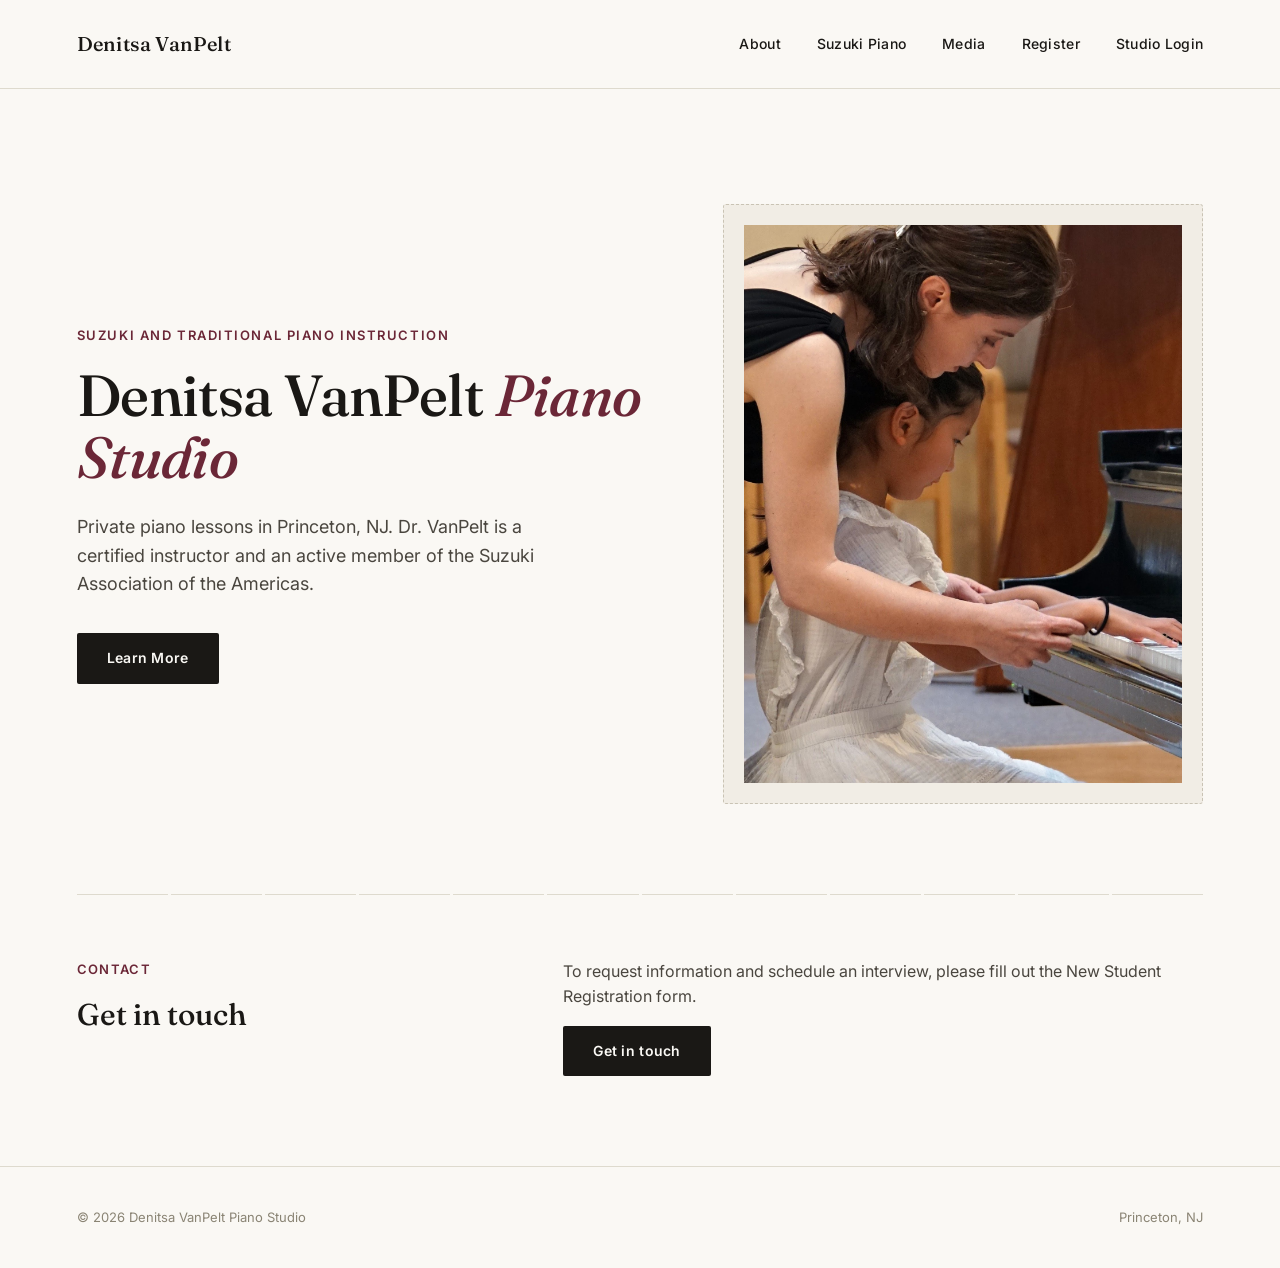
<file: index.html>
<!DOCTYPE html>
<html lang="en">
<head>
<meta charset="UTF-8">
<meta name="viewport" content="width=device-width, initial-scale=1.0">
<title>Piano Lessons in Princeton, NJ | Denitsa VanPelt Piano Studio</title>
<meta name="description" content="Private Suzuki and traditional piano lessons in Princeton, NJ with Dr. Denitsa VanPelt. Students can also participate in a variety of music events.">
<link rel="canonical" href="https://denitsavanpelt.com/">
<meta property="og:title" content="Piano Lessons in Princeton, NJ | Denitsa VanPelt Piano Studio">
<meta property="og:description" content="Private Suzuki and traditional piano lessons in Princeton, NJ with Dr. Denitsa VanPelt. Students can also participate in a variety of music events.">
<meta property="og:type" content="website">
<meta property="og:url" content="https://denitsavanpelt.com/">
<meta property="og:image" content="https://denitsavanpelt.com/assets/img/front-page.jpg">
<link rel="preconnect" href="https://fonts.googleapis.com">
<link href="https://fonts.googleapis.com/css2?family=Fraunces:opsz,wght@9..144,400;9..144,500;9..144,600&family=Inter:wght@400;500;600&display=swap" rel="stylesheet">
<link rel="stylesheet" href="assets/style.css">
<script type="application/ld+json">
{
  "@context": "https://schema.org",
  "@type": "MusicSchool",
  "name": "Denitsa VanPelt Piano Studio",
  "description": "Private Suzuki and traditional piano lessons in Princeton, NJ with Dr. Denitsa VanPelt.",
  "url": "https://denitsavanpelt.com",
  "image": "https://denitsavanpelt.com/assets/img/vanpelt-portrait.jpg",
  "address": {
    "@type": "PostalAddress",
    "addressLocality": "Princeton",
    "addressRegion": "NJ"
  },
  "areaServed": "Princeton, NJ"
}
</script>
</head>
<body>

<header>
  <div class="logo">Denitsa VanPelt</div>
  <nav>
    <a href="about.html">About</a>
    <a href="suzuki-piano.html">Suzuki Piano</a>
    <a href="media.html">Media</a>
    <a href="register.html">Register</a>
    <a href="login.html">Studio Login</a>
  </nav>
</header>

<div class="hero">
  <div>
    <div class="eyebrow">Suzuki and Traditional Piano Instruction</div>
    <h1>Denitsa VanPelt <em>Piano Studio</em></h1>
    <p>Private piano lessons in Princeton, NJ. Dr. VanPelt is a certified instructor and an active member of the Suzuki Association of the Americas.</p>
    <a href="suzuki-piano.html" class="cta">Learn More</a>
  </div>
  <div class="photo-slot"><img src="assets/img/front-page.jpg" alt="Student performing at a piano recital"></div>
</div>

<div class="key-divider">
  <div></div><div></div><div></div><div></div><div></div><div></div><div></div><div></div><div></div><div></div><div></div><div></div>
</div>

<section class="split">
  <div>
    <span class="label">Contact</span>
    <h2>Get in touch</h2>
  </div>
  <div class="body">
    <p>To request information and schedule an interview, please fill out the New Student Registration form.</p>
    <a href="register.html" class="cta">Get in touch</a>
  </div>
</section>

<footer>
  <div>&copy; 2026 Denitsa VanPelt Piano Studio</div>
  <div>Princeton, NJ</div>
</footer>

</body>
</html>
</file>
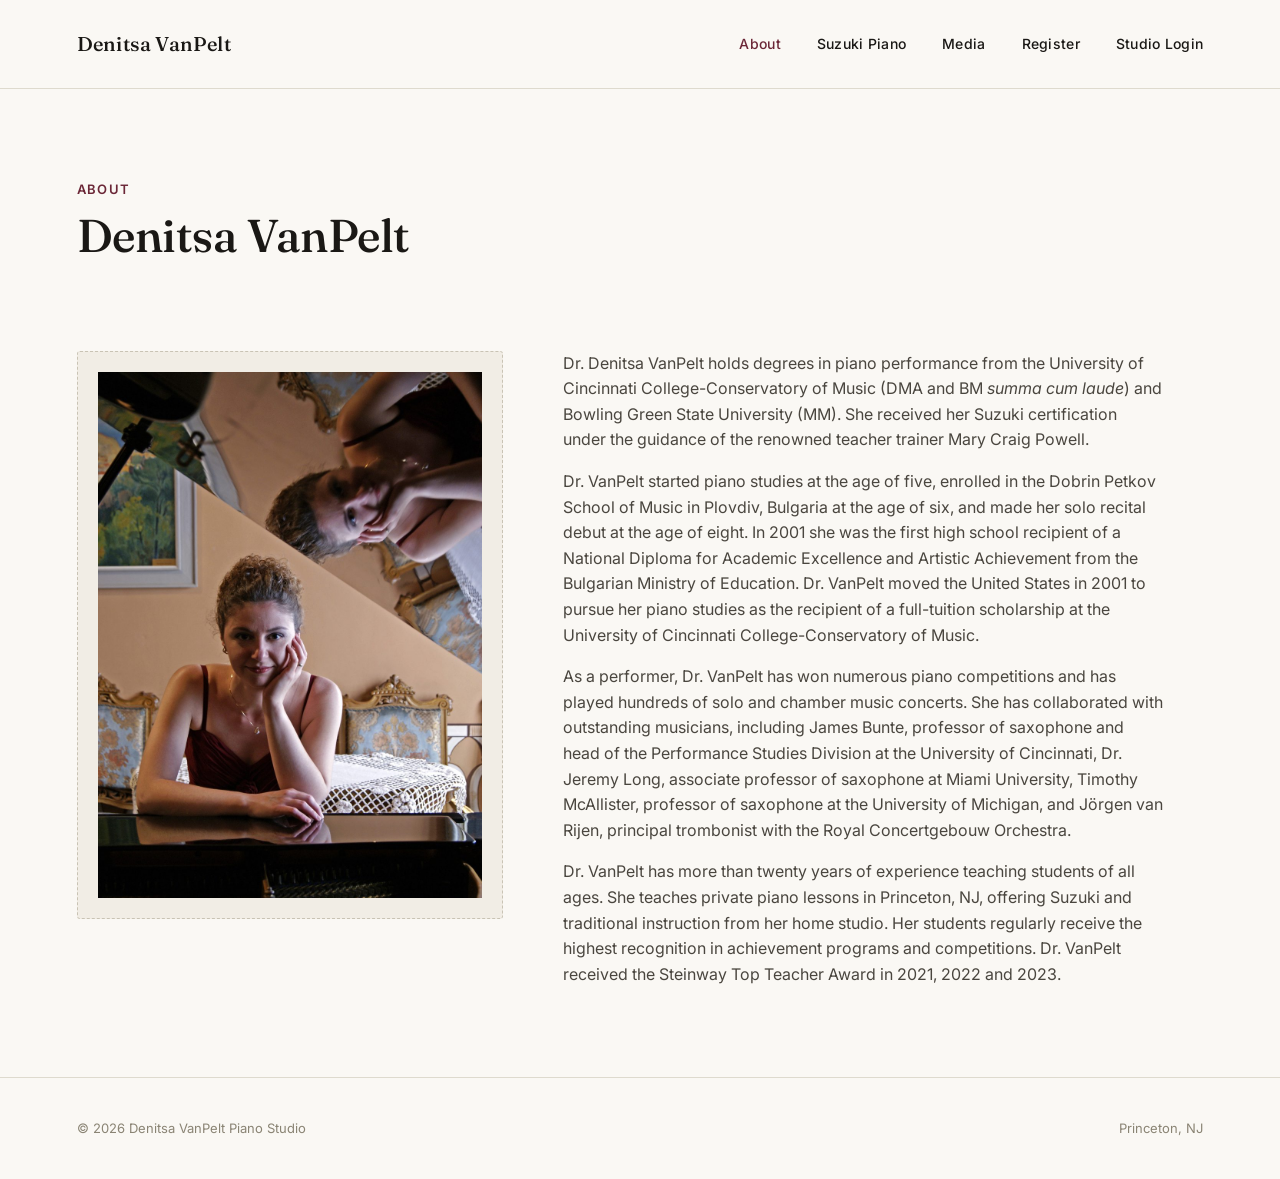
<file: about.html>
<!DOCTYPE html>
<html lang="en">
<head>
<meta charset="UTF-8">
<meta name="viewport" content="width=device-width, initial-scale=1.0">
<title>About Dr. Denitsa VanPelt | Piano Teacher in Princeton, NJ</title>
<meta name="description" content="Dr. Denitsa VanPelt holds degrees in piano performance from the University of Cincinnati and Bowling Green State University. She teaches in Princeton, NJ.">
<link rel="canonical" href="https://denitsavanpelt.com/about.html">
<meta property="og:title" content="About Dr. Denitsa VanPelt">
<meta property="og:description" content="Dr. Denitsa VanPelt holds degrees in piano performance from the University of Cincinnati and Bowling Green State University. She teaches in Princeton, NJ.">
<meta property="og:type" content="website">
<meta property="og:url" content="https://denitsavanpelt.com/about.html">
<meta property="og:image" content="https://denitsavanpelt.com/assets/img/vanpelt-portrait.jpg">
<link rel="preconnect" href="https://fonts.googleapis.com">
<link href="https://fonts.googleapis.com/css2?family=Fraunces:opsz,wght@9..144,400;9..144,500;9..144,600&family=Inter:wght@400;500;600&display=swap" rel="stylesheet">
<link rel="stylesheet" href="assets/style.css">
<script type="application/ld+json">
{
  "@context": "https://schema.org",
  "@type": "MusicSchool",
  "name": "Denitsa VanPelt Piano Studio",
  "description": "Private Suzuki and traditional piano lessons in Princeton, NJ with Dr. Denitsa VanPelt.",
  "url": "https://denitsavanpelt.com",
  "image": "https://denitsavanpelt.com/assets/img/vanpelt-portrait.jpg",
  "address": {
    "@type": "PostalAddress",
    "addressLocality": "Princeton",
    "addressRegion": "NJ"
  },
  "areaServed": "Princeton, NJ"
}
</script>
</head>
<body>

<header>
  <div class="logo"><a href="index.html">Denitsa VanPelt</a></div>
  <nav>
    <a href="about.html" class="active">About</a>
    <a href="suzuki-piano.html">Suzuki Piano</a>
    <a href="media.html">Media</a>
    <a href="register.html">Register</a>
    <a href="login.html">Studio Login</a>
  </nav>
</header>

<div class="page-header">
  <span class="label">About</span>
  <h1>Denitsa VanPelt</h1>
</div>

<section class="split">
  <div class="photo-slot" style="aspect-ratio:3/4;"><img src="assets/img/vanpelt-portrait.jpg" alt="Dr. Denitsa VanPelt at the piano"></div>
  <div class="body">
    <p>Dr. Denitsa VanPelt holds degrees in piano performance from the University of Cincinnati College-Conservatory of Music (DMA and BM <em>summa cum laude</em>) and Bowling Green State University (MM). She received her Suzuki certification under the guidance of the renowned teacher trainer Mary Craig Powell.</p>
    <p>Dr. VanPelt started piano studies at the age of five, enrolled in the Dobrin Petkov School of Music in Plovdiv, Bulgaria at the age of six, and made her solo recital debut at the age of eight. In 2001 she was the first high school recipient of a National Diploma for Academic Excellence and Artistic Achievement from the Bulgarian Ministry of Education. Dr. VanPelt moved the United States in 2001 to pursue her piano studies as the recipient of a full-tuition scholarship at the University of Cincinnati College-Conservatory of Music.</p>
    <p>As a performer, Dr. VanPelt has won numerous piano competitions and has played hundreds of solo and chamber music concerts. She has collaborated with outstanding musicians, including James Bunte, professor of saxophone and head of the Performance Studies Division at the University of Cincinnati, Dr. Jeremy Long, associate professor of saxophone at Miami University, Timothy McAllister, professor of saxophone at the University of Michigan, and Jörgen van Rijen, principal trombonist with the Royal Concertgebouw Orchestra.</p>
    <p>Dr. VanPelt has more than twenty years of experience teaching students of all ages. She teaches private piano lessons in Princeton, NJ, offering Suzuki and traditional instruction from her home studio. Her students regularly receive the highest recognition in achievement programs and competitions. Dr. VanPelt received the Steinway Top Teacher Award in 2021, 2022 and 2023.</p>
  </div>
</section>

<footer>
  <div>&copy; 2026 Denitsa VanPelt Piano Studio</div>
  <div>Princeton, NJ</div>
</footer>

</body>
</html>
</file>
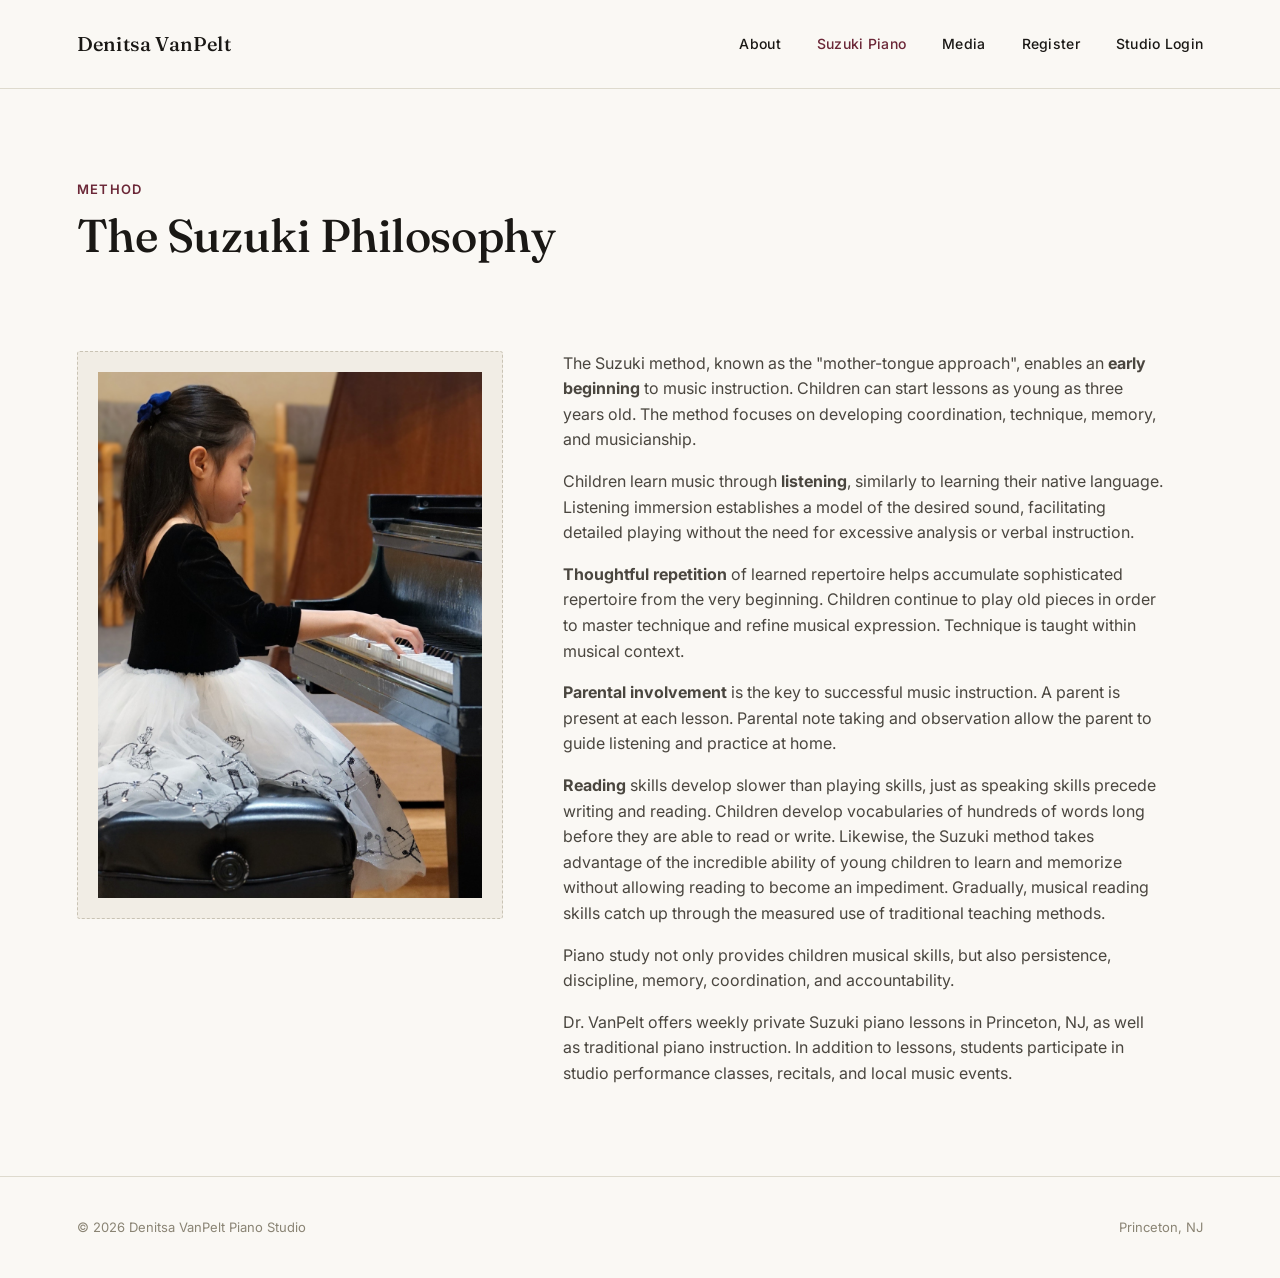
<file: suzuki-piano.html>
<!DOCTYPE html>
<html lang="en">
<head>
<meta charset="UTF-8">
<meta name="viewport" content="width=device-width, initial-scale=1.0">
<title>Suzuki Piano Lessons in Princeton, NJ | Denitsa VanPelt Piano Studio</title>
<meta name="description" content="The Suzuki method allows students to begin piano lessons in Princeton, NJ as early as age 3, developing technique and musicianship right away.">
<link rel="canonical" href="https://denitsavanpelt.com/suzuki-piano.html">
<meta property="og:title" content="Suzuki Piano Lessons in Princeton, NJ">
<meta property="og:description" content="The Suzuki method allows students to begin piano lessons in Princeton, NJ as early as age 3, developing technique and musicianship right away.">
<meta property="og:type" content="website">
<meta property="og:url" content="https://denitsavanpelt.com/suzuki-piano.html">
<meta property="og:image" content="https://denitsavanpelt.com/assets/img/suzuki-philosophy.jpg">
<link rel="preconnect" href="https://fonts.googleapis.com">
<link href="https://fonts.googleapis.com/css2?family=Fraunces:opsz,wght@9..144,400;9..144,500;9..144,600&family=Inter:wght@400;500;600&display=swap" rel="stylesheet">
<link rel="stylesheet" href="assets/style.css">
<script type="application/ld+json">
{
  "@context": "https://schema.org",
  "@type": "MusicSchool",
  "name": "Denitsa VanPelt Piano Studio",
  "description": "Private Suzuki and traditional piano lessons in Princeton, NJ with Dr. Denitsa VanPelt.",
  "url": "https://denitsavanpelt.com",
  "image": "https://denitsavanpelt.com/assets/img/vanpelt-portrait.jpg",
  "address": {
    "@type": "PostalAddress",
    "addressLocality": "Princeton",
    "addressRegion": "NJ"
  },
  "areaServed": "Princeton, NJ"
}
</script>
</head>
<body>

<header>
  <div class="logo"><a href="index.html">Denitsa VanPelt</a></div>
  <nav>
    <a href="about.html">About</a>
    <a href="suzuki-piano.html" class="active">Suzuki Piano</a>
    <a href="media.html">Media</a>
    <a href="register.html">Register</a>
    <a href="login.html">Studio Login</a>
  </nav>
</header>

<div class="page-header">
  <span class="label">Method</span>
  <h1>The Suzuki Philosophy</h1>
</div>

<section class="split">
  <div class="photo-slot" style="aspect-ratio:3/4;"><img src="assets/img/suzuki-philosophy.jpg" alt="Dr. VanPelt guiding a student's hands at the piano" style="object-position: top;"></div>
  <div class="body">
    <p>The Suzuki method, known as the "mother-tongue approach", enables an <strong>early beginning</strong> to music instruction. Children can start lessons as young as three years old. The method focuses on developing coordination, technique, memory, and musicianship.</p>
    <p>Children learn music through <strong>listening</strong>, similarly to learning their native language. Listening immersion establishes a model of the desired sound, facilitating detailed playing without the need for excessive analysis or verbal instruction.</p>
    <p><strong>Thoughtful repetition</strong> of learned repertoire helps accumulate sophisticated repertoire from the very beginning. Children continue to play old pieces in order to master technique and refine musical expression. Technique is taught within musical context.</p>
    <p><strong>Parental involvement</strong> is the key to successful music instruction. A parent is present at each lesson. Parental note taking and observation allow the parent to guide listening and practice at home.</p>
    <p><strong>Reading</strong> skills develop slower than playing skills, just as speaking skills precede writing and reading. Children develop vocabularies of hundreds of words long before they are able to read or write. Likewise, the Suzuki method takes advantage of the incredible ability of young children to learn and memorize without allowing reading to become an impediment. Gradually, musical reading skills catch up through the measured use of traditional teaching methods.</p>
    <p>Piano study not only provides children musical skills, but also persistence, discipline, memory, coordination, and accountability.</p>
    <p>Dr. VanPelt offers weekly private Suzuki piano lessons in Princeton, NJ, as well as traditional piano instruction. In addition to lessons, students participate in studio performance classes, recitals, and local music events.</p>
  </div>
</section>

<footer>
  <div>&copy; 2026 Denitsa VanPelt Piano Studio</div>
  <div>Princeton, NJ</div>
</footer>

</body>
</html>
</file>
<file: assets/style.css>
:root {
  --ink: #1A1815;
  --paper: #FAF8F4;
  --paper-dim: #F1EDE5;
  --wine: #6B2737;
  --line: #DEDACE;
}
* { box-sizing: border-box; margin: 0; padding: 0; }
body {
  background: var(--paper);
  color: var(--ink);
  font-family: 'Inter', sans-serif;
  line-height: 1.6;
}
a { color: inherit; text-decoration: none; }
img { max-width: 100%; display: block; }

header {
  display: flex;
  justify-content: space-between;
  align-items: center;
  padding: 28px 6vw;
  border-bottom: 1px solid var(--line);
}
.logo {
  font-family: 'Fraunces', serif;
  font-size: 20px;
  font-weight: 500;
  letter-spacing: 0.01em;
}
nav { display: flex; gap: 36px; }
nav a {
  font-size: 14px;
  font-weight: 500;
  letter-spacing: 0.02em;
}
nav a:hover, nav a.active { color: var(--wine); }

.hero {
  display: grid;
  grid-template-columns: 1.1fr 0.9fr;
  align-items: center;
  gap: 60px;
  padding: 9vw 6vw 7vw;
  max-width: 1280px;
  margin: 0 auto;
}
.eyebrow {
  font-size: 13px;
  letter-spacing: 0.12em;
  text-transform: uppercase;
  color: var(--wine);
  font-weight: 600;
  margin-bottom: 18px;
}
h1 {
  font-family: 'Fraunces', serif;
  font-weight: 500;
  font-size: clamp(38px, 4.8vw, 58px);
  line-height: 1.08;
  letter-spacing: -0.01em;
  margin-bottom: 24px;
}
h1 em { font-style: italic; color: var(--wine); }
.hero p {
  font-size: 18px;
  color: #4a463f;
  max-width: 46ch;
  margin-bottom: 34px;
}
.cta {
  display: inline-block;
  background: var(--ink);
  color: var(--paper);
  padding: 14px 30px;
  font-size: 14px;
  font-weight: 600;
  letter-spacing: 0.02em;
  border-radius: 2px;
  transition: background 0.2s ease;
}
.cta:hover { background: var(--wine); }

.photo-slot {
  aspect-ratio: 4/5;
  background: var(--paper-dim);
  border: 1px dashed #c9c3b4;
  display: flex;
  align-items: center;
  justify-content: center;
  color: #a39b87;
  font-size: 13px;
  text-align: center;
  padding: 20px;
  border-radius: 3px;
  overflow: hidden;
}
.photo-slot img { width: 100%; height: 100%; object-fit: cover; }

.key-divider {
  display: flex;
  max-width: 1280px;
  margin: 0 auto;
  padding: 0 6vw;
}
.key-divider div {
  flex: 1;
  height: 1px;
  background: var(--line);
}
.key-divider div:not(:last-child) { margin-right: 3px; }

.page-header {
  max-width: 1280px;
  margin: 0 auto;
  padding: 7vw 6vw 2vw;
}
.page-header .label {
  font-size: 13px;
  letter-spacing: 0.1em;
  text-transform: uppercase;
  color: var(--wine);
  font-weight: 600;
  margin-bottom: 12px;
  display: block;
}
.page-header h1 { font-size: clamp(32px, 4vw, 46px); margin-bottom: 0; }

section.split {
  display: grid;
  grid-template-columns: 0.4fr 0.6fr;
  gap: 60px;
  max-width: 1280px;
  margin: 0 auto;
  padding: 5vw 6vw 7vw;
  border-bottom: 1px solid var(--line);
}
section.split:last-of-type { border-bottom: none; }
section.split h2 {
  font-family: 'Fraunces', serif;
  font-weight: 500;
  font-size: 30px;
}
section.split .label {
  font-size: 13px;
  letter-spacing: 0.1em;
  text-transform: uppercase;
  color: var(--wine);
  font-weight: 600;
  margin-bottom: 12px;
  display: block;
}
section.split .body p { margin-bottom: 16px; color: #4a463f; font-size: 16px; max-width: 60ch; }
section.split .body p:last-child { margin-bottom: 0; }

.simple-page {
  max-width: 800px;
  margin: 0 auto;
  padding: 5vw 6vw 7vw;
}
.simple-page p { margin-bottom: 16px; color: #4a463f; font-size: 16px; }

footer {
  padding: 40px 6vw;
  display: flex;
  justify-content: space-between;
  align-items: center;
  font-size: 13px;
  color: #8a8474;
  border-top: 1px solid var(--line);
}

@media (max-width: 800px) {
  .hero { grid-template-columns: 1fr; padding-top: 60px; }
  section.split { grid-template-columns: 1fr; gap: 20px; }
  nav { gap: 20px; }
}
</file>
